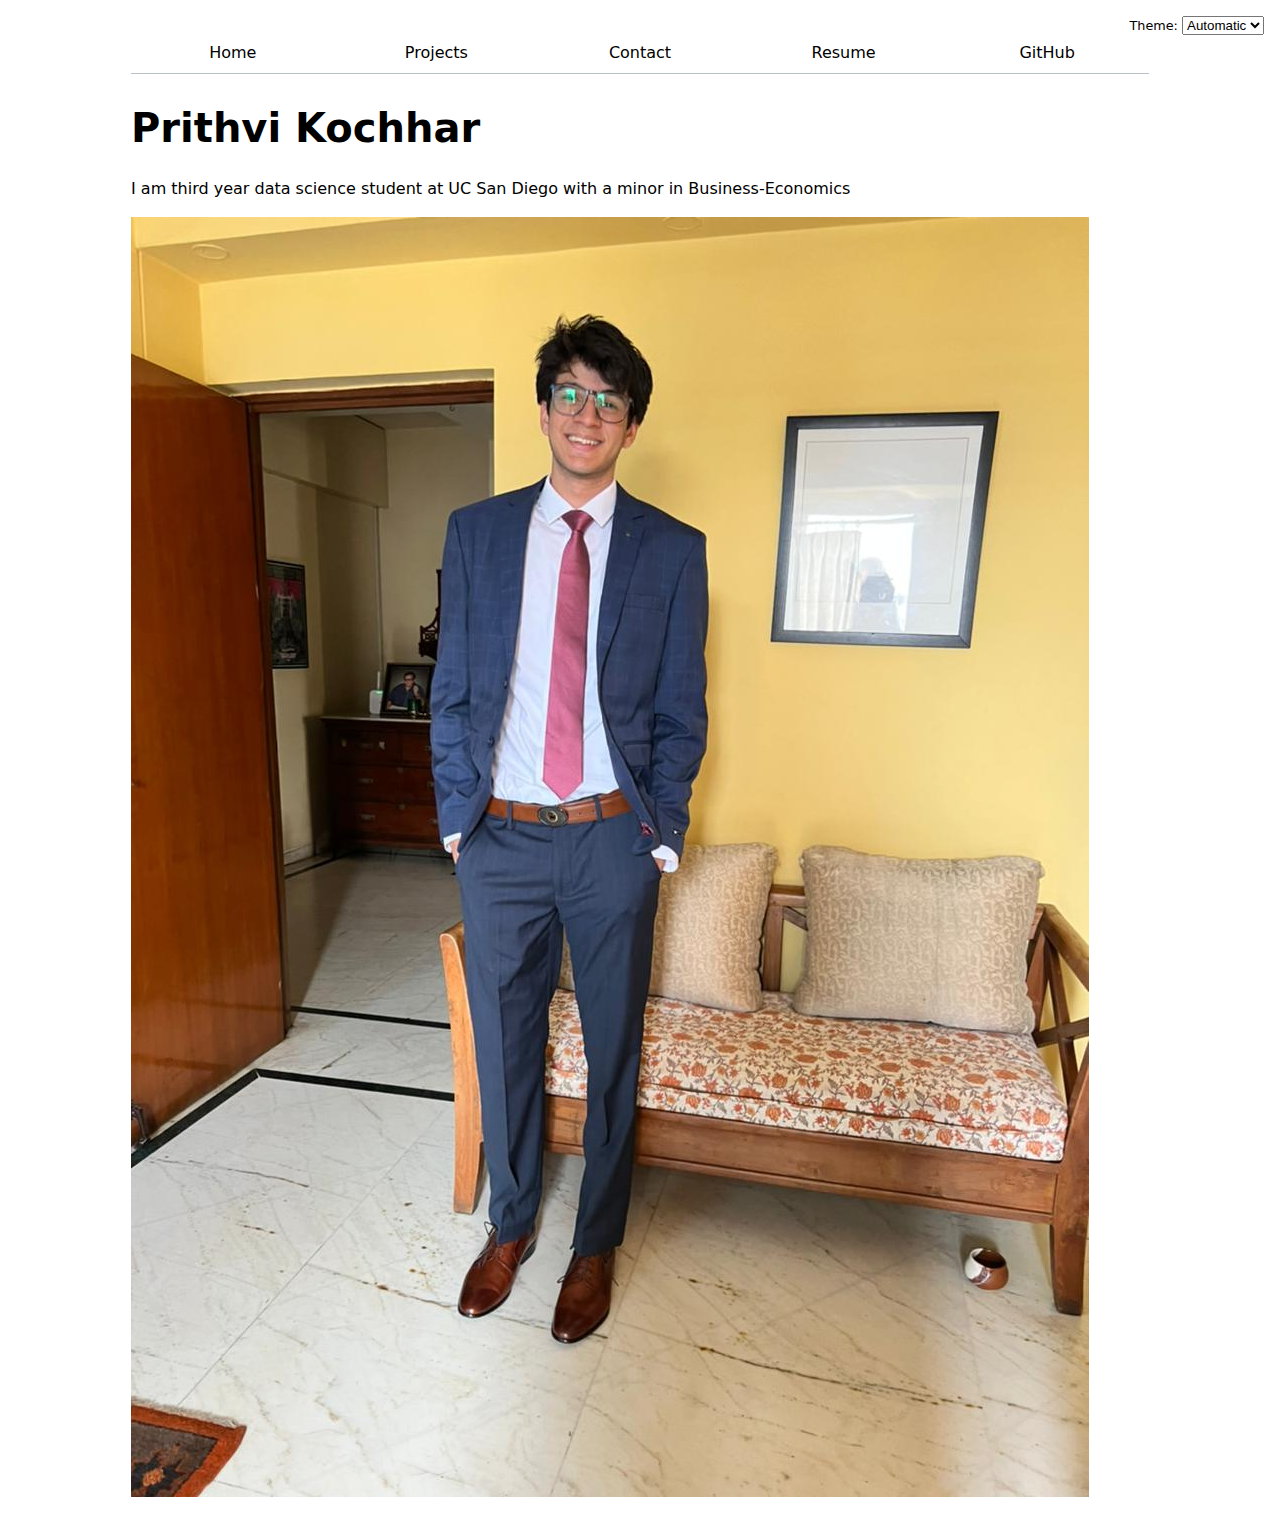
<file: index.html>
<!DOCTYPE html>
<html lang="en">
<head>
    <meta charset="UTF-8">
    <meta name="viewport" content="width=device-width, initial-scale=1.0">
    <title>Prithvi_Kochhar: Personal site and Portfolio</title>
    <link rel="stylesheet" href="style.css">
</head>
<script type="module" src="global.js"></script>
<body>
    <h1>Prithvi Kochhar</h1>
    <p>I am third year data science student at UC San Diego with a minor in Business-Economics</p>
    <!-- <nav> -->
        <!-- <li><a href="index.html">Home</a></li>
        <li><a href="projects/index.html">Projects</a></li>
        <li><a href="contact/index.html">Contact</a></li>
        <li><a href="Resume/index.html">Resume</a></li>
        <a href ="https://github.com/prithvikochhar" target = "_blank"></a>GitHub Profile</a> -->
    <!-- </nav> -->
    <img src = "images/0e767341-b69b-4ec9-a113-4b6a94b38adb.JPG" alt = "Me in a suit">
</body>
</html>
</file>
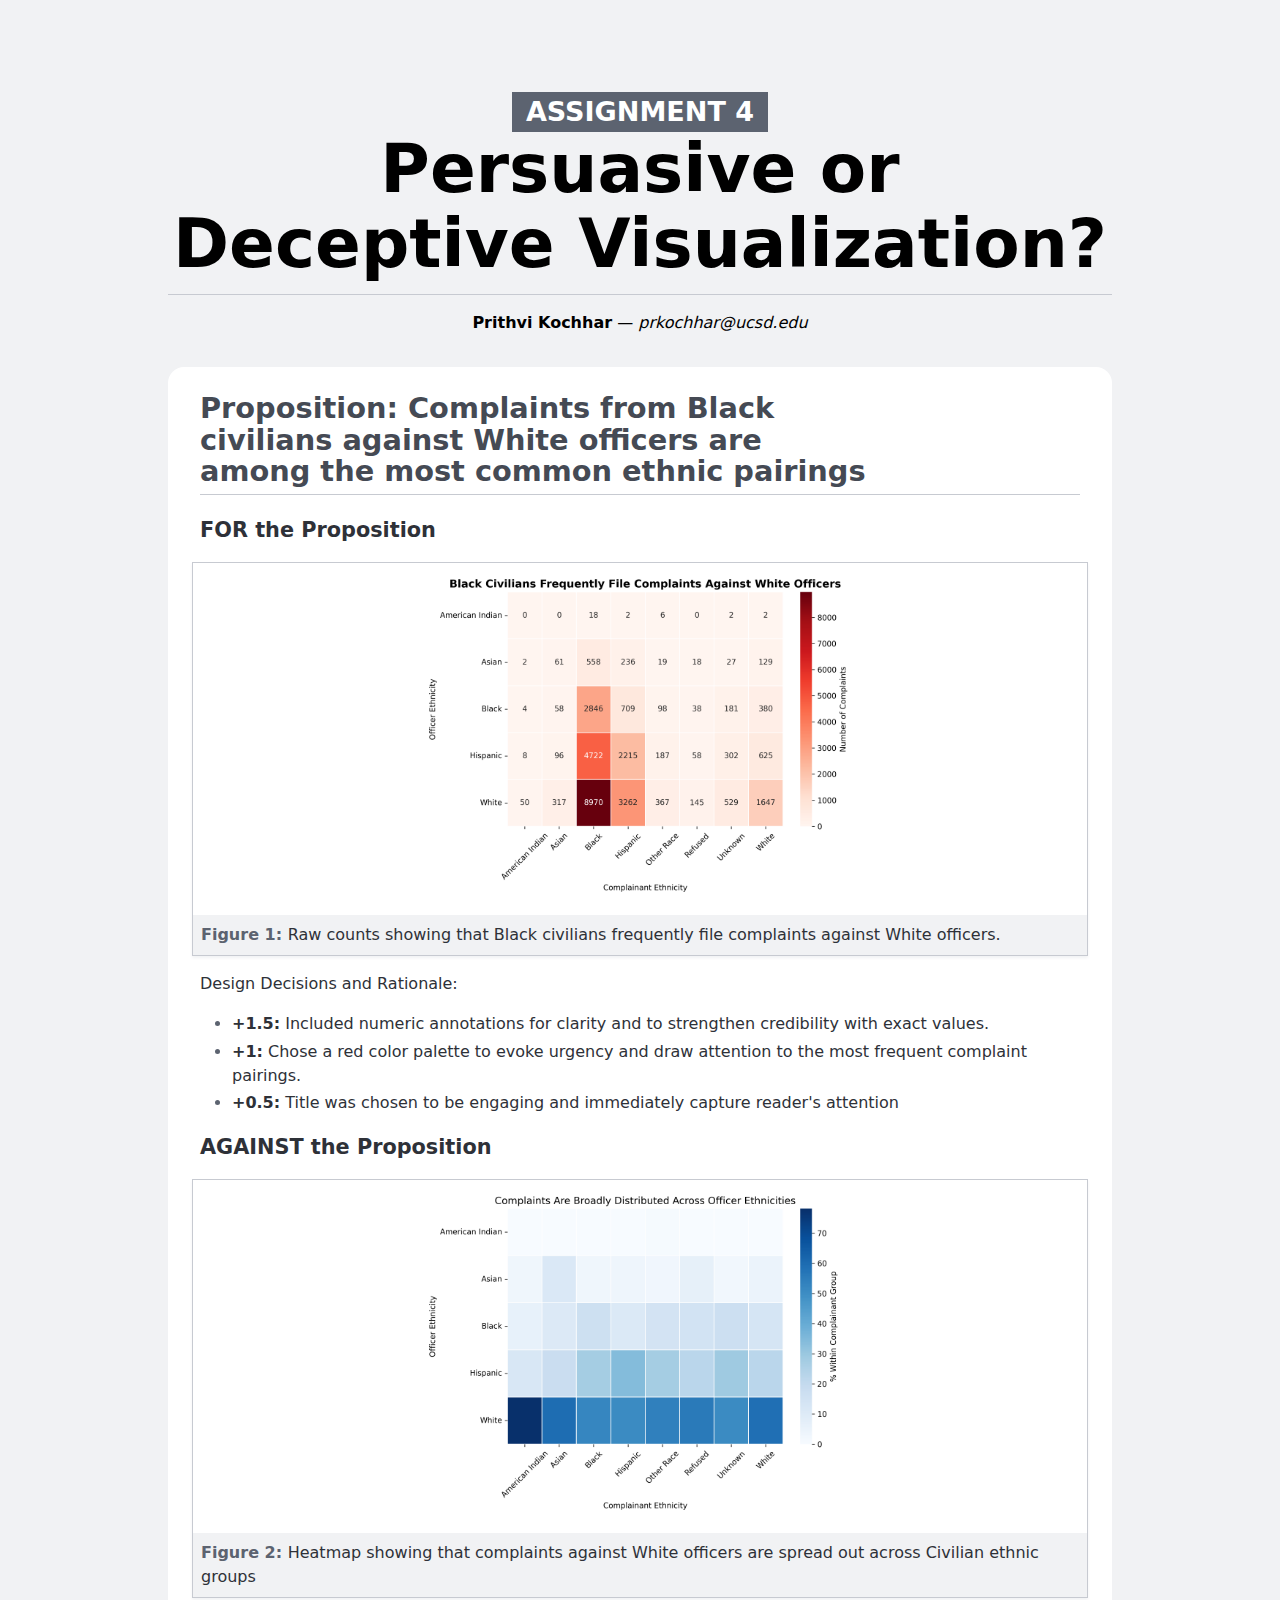
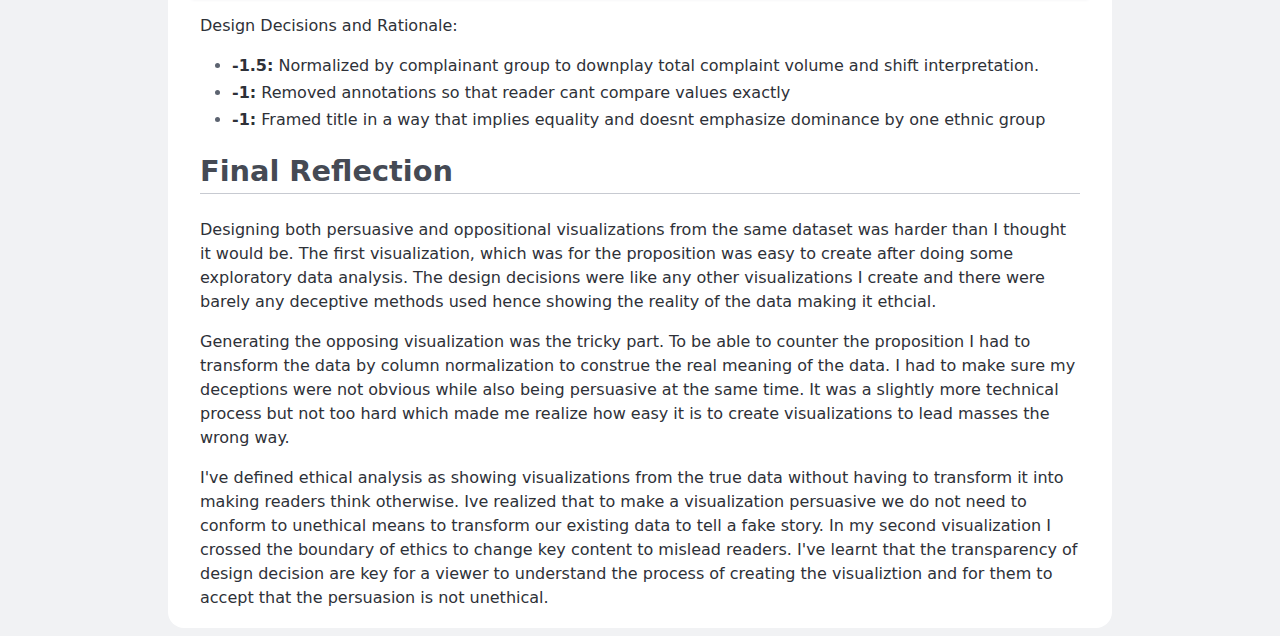
<file: project2/index.html>
<!DOCTYPE html>
<html lang="en">
  <head>
    <title>Project 2 Report</title>
    <style>
      :root {
        --color-neutral-95: hsl(220 10% 95%);
        --color-neutral-90: hsl(220 10% 90%);
        --color-neutral-80: hsl(220 10% 80%);
        --color-neutral-70: hsl(220 10% 70%);
        --color-neutral-60: hsl(220 10% 60%);
        --color-neutral-50: hsl(220 10% 50%);
        --color-neutral-40: hsl(220 10% 40%);
        --color-neutral-30: hsl(220 10% 30%);
        --color-neutral-20: hsl(220 10% 20%);
        --color-neutral-10: hsl(220 10% 10%);
      }

      html {
        font: 100%/1.5 system-ui;
        counter-reset: figure;
        background: var(--color-neutral-95);
        max-width: min(75vw, 80em);
        margin: 0 auto;
      }

      /* Headings */

      h1,
      h2,
      h3,
      h4,
      h5,
      h6 {
        line-height: 1.1;
        font-weight: 600;
        text-wrap: balance;
      }

      h1,
      h2 {
        border-bottom: 1px solid var(--color-neutral-80);
        padding-bottom: 0.2em;
      }

      h1 {
        margin-block: 1em 0.5rem;
        font-size: clamp(2.5em, 150% + 2vh + 2vw, 10vmin);
        font-weight: 800;

        small {
          display: block;
          width: fit-content;
          padding: 0.2em 0.5em;
          margin-inline: auto;
          color: white;
          background: var(--color-neutral-40);
          font-size: 40%;
          text-transform: uppercase;
          white-space: nowrap;
        }
      }

      h2 {
        font-size: 180%;
        color: var(--color-neutral-30);
      }

      h3 {
        font-size: 130%;
      }

      /* Lists */

      ul,
      ol {
        padding-inline-start: 2em;
      }

      li {
        &::marker {
          color: var(--color-neutral-40);
        }

        + li {
          margin-top: 0.2em;
        }
      }

      /* Sectioning elements */

      header {
        padding-block: 1em;
        text-align: center;
      }

      main {
        background: white;
        color: var(--color-neutral-20);
        border-radius: 1rem;
        padding: 0.1rem 2rem;
      }

      /* Figures */

      figure {
        margin: 1em 0;
        padding: 0.5rem;
        margin-inline: -0.5em;
        border: 1px solid var(--color-neutral-80);
        box-shadow: 0 0.1em 0.2em var(--color-neutral-95);
        text-align: center;
        background: white;

        > figcaption {
          font: 500 75% var(--font-sans);
          background: var(--color-neutral-95);
          padding: 0.5rem;
          margin: -0.5rem;
          margin-top: 0.5rem;
          counter-increment: figure;
          text-align: left;

          &::before {
            content: 'Figure ' counter(figure) ': ';
            font-weight: bold;
            color: var(--color-neutral-40);
          }

          a:not(:hover, :focus, :active) {
            color: inherit;
            text-decoration: underline;
            text-decoration-color: color-mix(
              in lab,
              currentColor,
              transparent 70%
            );
          }
        }
      }
    </style>
  </head>

  <body>
    <header>
      <h1>
        <small>Assignment 4</small>
        Persuasive or Deceptive Visualization?
      </h1>

      <p><strong>Prithvi Kochhar</strong> — <em>prkochhar@ucsd.edu</em></p>
    </header>

    <main>
      <h2>Proposition: Complaints from Black civilians against White officers are among the most common ethnic pairings</h2>

      <section>
        <h3>FOR the Proposition</h3>

        <figure>
          <img src="proposition_true_heatmap.png" alt="Raw complaint heatmap" style="width: 50%; height: auto;"/>
          <figcaption>Raw counts showing that Black civilians frequently file complaints against White officers.</figcaption>
        </figure>

        <p>Design Decisions and Rationale:</p>

        <ul>
          <li><strong>+1.5:</strong> Included numeric annotations for clarity and to strengthen credibility with exact values.</li>
          <li><strong>+1:</strong> Chose a red color palette to evoke urgency and draw attention to the most frequent complaint pairings.</li>
          <li><strong>+0.5:</strong> Title was chosen to be engaging and immediately capture reader's attention</li>
        </ul>
      </section>

      <section>
        <h3>AGAINST the Proposition</h3>

        <figure>
          <img src="proposition_false_heatmap.png" alt="Raw complaint heatmap" style="width: 50%; height: auto;"/>
          <figcaption>Heatmap showing that complaints against White officers are spread out across Civilian ethnic groups</figcaption>
        </figure>

        <p>Design Decisions and Rationale:</p>

        <ul>
          <li><strong>-1.5:</strong> Normalized by complainant group to downplay total complaint volume and shift interpretation.</li>
          <li><strong>-1:</strong> Removed annotations so that reader cant compare values exactly</li>
          <li><strong>-1:</strong> Framed title in a way that implies equality and doesnt emphasize dominance by one ethnic group</li>
        </ul>
      </section>

      <section>
        <h2>Final Reflection</h2>

        <p>
          Designing both persuasive and oppositional visualizations from the same dataset was harder than I thought it would be. 
          The first visualization, which was for the proposition was easy to create after doing some exploratory data analysis.  
          The design decisions were like any other visualizations I create and there were barely any deceptive methods used hence showing the reality of the data making it ethcial.
        </p>
        <p>
          Generating the opposing visualization was the tricky part. 
          To be able to counter the proposition I had to transform the data by column normalization to construe the real meaning of the data.  
          I had to make sure my deceptions were not obvious while also being persuasive at the same time.  
          It was a slightly more technical process but not too hard which made me realize how easy it is to create visualizations to lead masses the wrong way.
        </p>
        <p>
          I've defined ethical analysis as showing visualizations from the true data without having to transform it into making readers think otherwise. 
          Ive realized that to make a visualization persuasive we do not need to conform to unethical means to transform our existing data to tell a fake story.
          In my second visualization I crossed the boundary of ethics to change key content to mislead readers. 
          I've learnt that the transparency of design decision are key for a viewer to understand the process of creating the visualiztion and for them to accept that the persuasion is not unethical. 
        </p>
      </section>
    </main>
  </body>
</html>
</file>
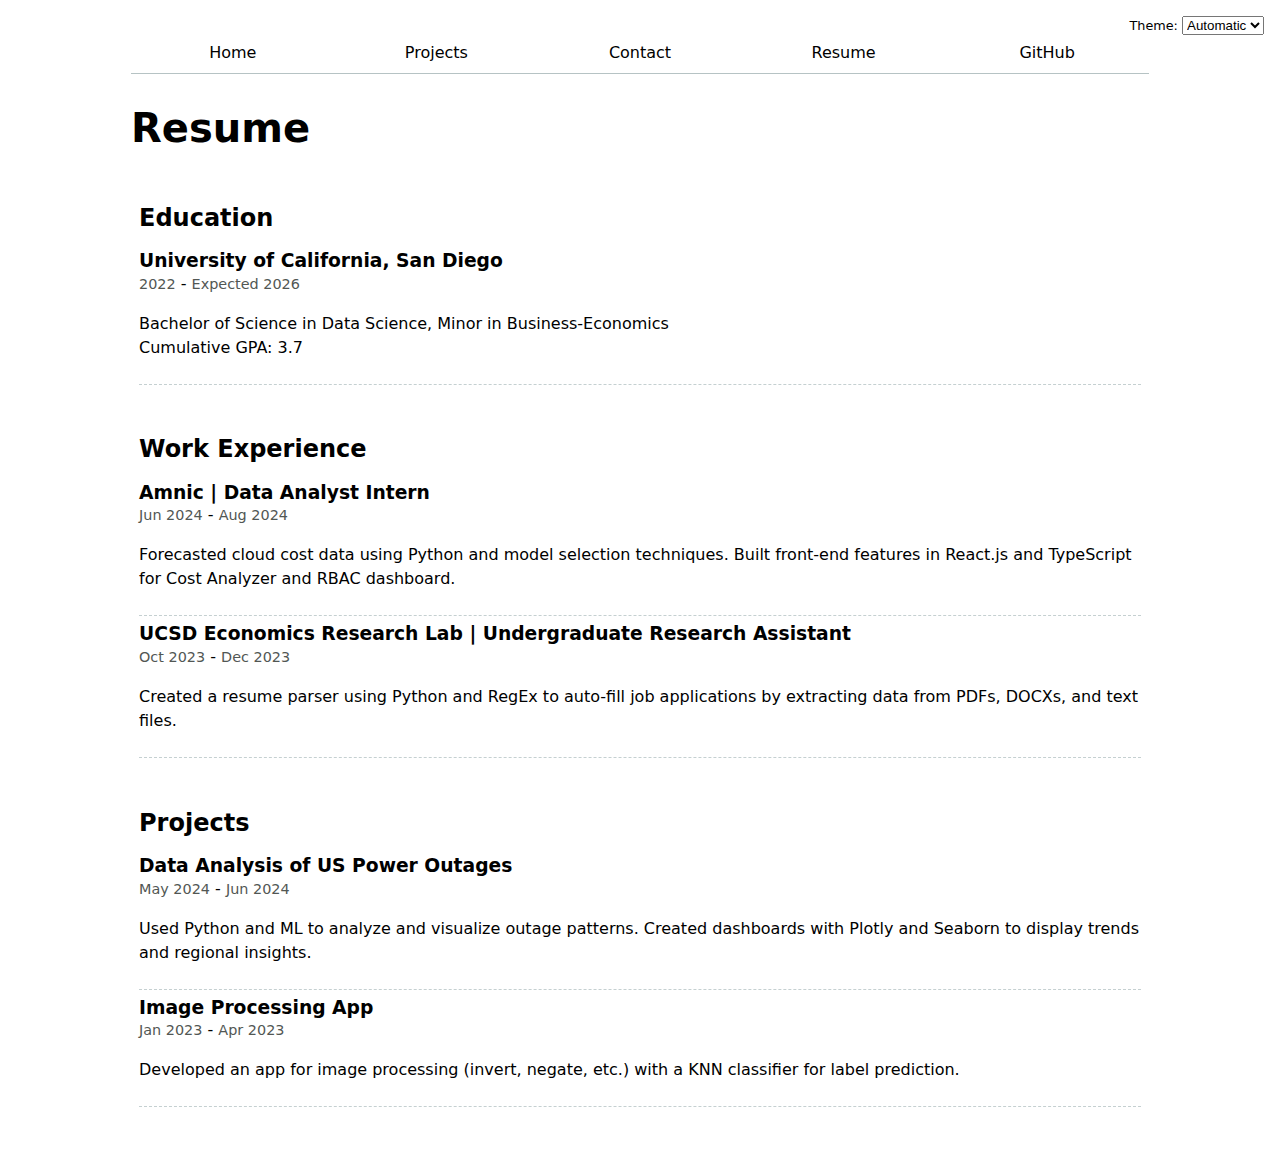
<file: resume-temp/index.html>
<!DOCTYPE html>
<html lang="en">
<head>
    <meta charset="UTF-8">
    <meta name="viewport" content="width=device-width, initial-scale=1.0">
    <title>Resume</title>
    <link rel="stylesheet" href="../style.css">
    <script type="module" src="../global.js"></script>
</head>
<body>
    <!-- <nav> -->
        <!-- <li><a href="../index.html">Home</a></li>
        <li><a href="../projects/index.html">Projects</a></li>
        <li><a href="../contact/index.html">Contact</a></li>
        <li><a href="../Resume/index.html">Resume</a></li>
        <a href ="https://github.com/prithvikochhar" target = "_blank">GitHub Profile</a> -->
    <!-- </nav> -->
    <h1>Resume</h1>
    <section>
        <h2>Education</h2>
        <article>
            <header>
                <h3>University of California, San Diego</h3>
                <time datetime="2022">2022</time> - <time datetime="2026">Expected 2026</time>
              </header>
              <p>Bachelor of Science in Data Science, Minor in Business-Economics<br>Cumulative GPA: 3.7</p>
        </article>
    </section>
    <section>
        <h2>Work Experience</h2>
        <article>
          <header>
            <h3>Amnic | Data Analyst Intern</h3>
            <time datetime="2024-06">Jun 2024</time> - <time datetime="2024-08">Aug 2024</time>
          </header>
          <p>Forecasted cloud cost data using Python and model selection techniques. Built front-end features in React.js and TypeScript for Cost Analyzer and RBAC dashboard.</p>
        </article>
        <article>
          <header>
            <h3>UCSD Economics Research Lab | Undergraduate Research Assistant</h3>
            <time datetime="2023-10">Oct 2023</time> - <time datetime="2023-12">Dec 2023</time>
          </header>
          <p>Created a resume parser using Python and RegEx to auto-fill job applications by extracting data from PDFs, DOCXs, and text files.</p>
        </article>
      </section>
      <section>
        <h2>Projects</h2>
        <article>
          <header>
            <h3>Data Analysis of US Power Outages</h3>
            <time datetime="2024-05">May 2024</time> - <time datetime="2024-06">Jun 2024</time>
          </header>
          <p>Used Python and ML to analyze and visualize outage patterns. Created dashboards with Plotly and Seaborn to display trends and regional insights.</p>
        </article>
        <article>
          <header>
            <h3>Image Processing App</h3>
            <time datetime="2023-01">Jan 2023</time> - <time datetime="2023-04">Apr 2023</time>
          </header>
          <p>Developed an app for image processing (invert, negate, etc.) with a KNN classifier for label prediction.</p>
        </article>
      </section>
</body>
</html>
</file>
<file: style.css>
:root {
  --color-accent: oklch(65% 50% 0);
}
html {
  accent-color: var(--color-accent);
  color-scheme: light dark;
}
body {
    /* Set line height to 1.5 times the font size
         and use the OS’s UI font as the website font
       */
    font: 100%/1.5 system-ui;
    max-width: 100ch;
    margin-inline: auto;
    padding: 25px;
}


nav li{
    display:contents;
}
nav a{
    flex: 1;
    text-decoration: none;
    color: inherit;
    text-align: center;
    padding : 0.5em;
  }

  nav a.current{
    border-bottom: 0.4em solid oklch(80% 3% 200);
    padding-bottom: 0.1em;
  }

  nav {
    display: flex;
    margin-bottom: 2em;
    border-bottom-width: 1px;
    border-bottom-style: solid;
    /* border-bottom-color: oklch(80% 3% 200); */
    --border-color: oklch(50% 10% 200 / 40%);
    border-bottom: 1px solid var(--border-color);
  }

  nav a:hover{
    border-bottom: 0.4em solid var(--color-accent);
    /* background-color: oklch(from var(--color-accent) 95% 5% h); */
    background-color: color-mix(in oklch, var(--color-accent), canvas 85%);
  }
  form {
    display: grid;
    grid-template-columns: auto 1fr;
    gap: 1em;
  }
  form input, form textarea, form button, form select{
    font: inherit;
    /* display: block; */
    /* width: 100%; */
    /* box-sizing: border-box; */
  }

  form label{
    display: grid;
    grid-template-columns: subgrid;
    grid-column: 1 / -1;
    /* display:block; */
    /* margin-block: 0.5em; */
  } 
  form button{
    grid-column: 1 / -1;
  }

  .projects{
    display:grid;
    grid-template-columns: repeat(auto-fill, minmax(15em, 1fr));
    gap : 1em;
  }

  .projects article{
    display: grid;
    grid-template-rows: subgrid;
    grid-row: span 3;
    gap: 1em;
  }

  .projects h2{
    margin: 0;
  }
  h1 {
    font-size : 2.5rem;
  }

  h1,h2,h3,h4,h5,h6{
    line-height:1.1;
    text-wrap: balance;
  }

  section{
  margin-bottom: 0.5em;
  padding: 0.5em;
  background-color: var(--color-section-bg);
  }

  article {
    margin-bottom : 0.5em;
    padding-bottom: 0.5em;
    border-bottom: 1px dashed oklch(85% 3% 200);
  }
  article header h3 {
    margin: 0;
    font-weight: 600;
  }

  article time {
    font-size: 0.9em;
    color: oklch(45% 2% 160);
  }

  .color-scheme{
    position: absolute;
    top: 1rem;
    right: 1rem;
    font-size: 80%;
    font-family: inherit;
  }
</file>
